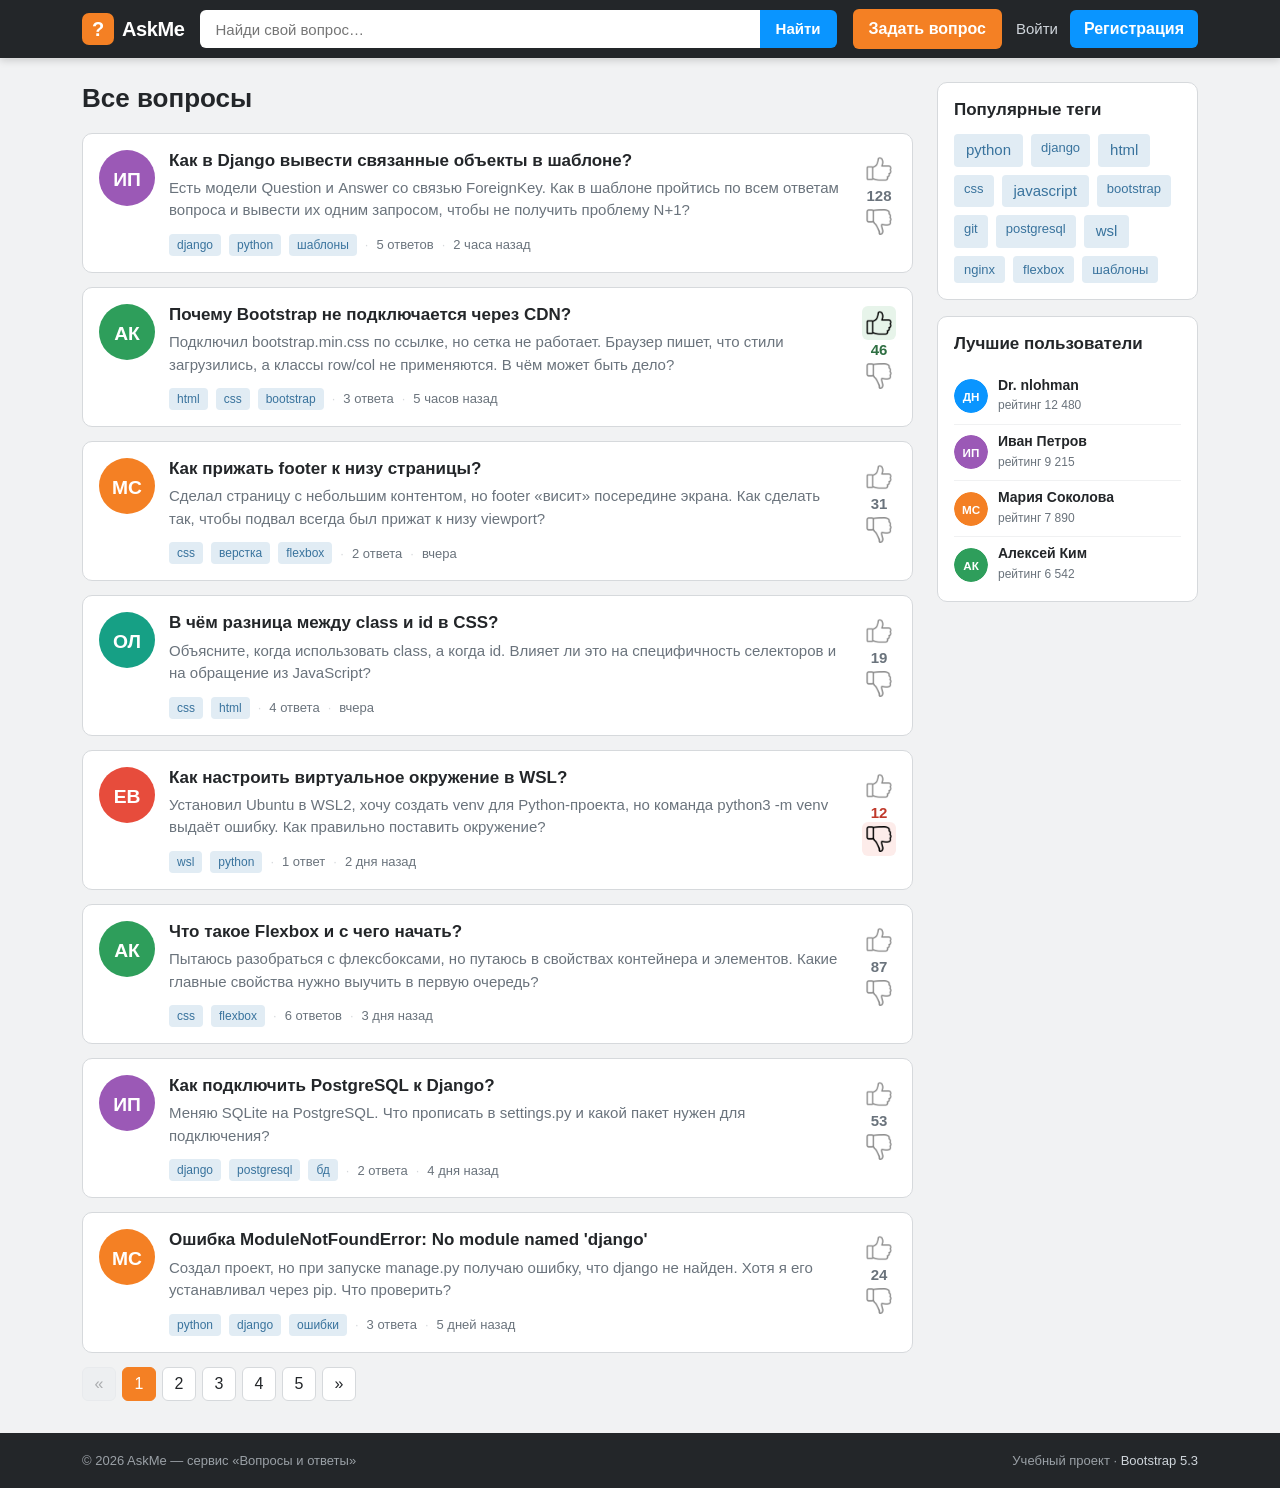
<file: hw_1/public/index.html>
<!DOCTYPE html>
<html lang="ru">
<head>
    <meta charset="UTF-8">
    <meta name="viewport" content="width=device-width, initial-scale=1.0">
    <title>AskMe — вопросы и ответы</title>
    <link rel="icon" type="image/svg+xml" href="static/img/favicon.svg">
    <link rel="stylesheet" href="static/bootstrap-5.3.0-dist/css/bootstrap.min.css">
    <link rel="stylesheet" href="static/css/style.css">
</head>
<body class="d-flex flex-column min-vh-100">

    <!-- ================= Шапка ================= -->
    <header class="site-header">
        <div class="container header-inner">
            <a class="brand" href="index.html">
                <span class="brand-icon">?</span>
                <span class="brand-text">AskMe</span>
            </a>

            <form class="header-search" action="#" method="get" role="search">
                <input type="search" name="q" placeholder="Найди свой вопрос…" aria-label="Поиск по вопросам">
                <button type="submit">Найти</button>
            </form>

            <div class="header-actions">
                <a class="btn btn-ask" href="ask.html">Задать вопрос</a>
                <!-- Юзерблок для неавторизованного пользователя -->
                <div class="user-block">
                    <a class="user-link" href="login.html">Войти</a>
                    <a class="btn btn-register" href="signup.html">Регистрация</a>
                </div>
            </div>
        </div>
    </header>

    <!-- ================= Основной контент ================= -->
    <main class="container main-layout">
        <div class="row g-4">
            <!-- Центральная колонка: список вопросов -->
            <div class="col-12 col-lg-9">
                <div class="content-heading">
                    <h1>Все вопросы</h1>
                </div>

                <!-- Вопрос 1 -->
                <article class="q-card">
                    <img class="avatar avatar--lg" src="static/img/avatar-ip.svg" alt="Аватар Иван Петров">
                    <div class="q-card__body">
                        <h3 class="q-card__title">
                            <a href="question.html">Как в Django вывести связанные объекты в шаблоне?</a>
                        </h3>
                        <p class="q-card__text">
                            Есть модели Question и Answer со связью ForeignKey. Как в шаблоне
                            пройтись по всем ответам вопроса и вывести их одним запросом,
                            чтобы не получить проблему N+1?
                        </p>
                        <div class="q-card__meta">
                            <a href="#" class="tag">django</a>
                            <a href="#" class="tag">python</a>
                            <a href="#" class="tag">шаблоны</a>
                            <span class="dot">·</span>
                            <span>5 ответов</span>
                            <span class="dot">·</span>
                            <span>2 часа назад</span>
                        </div>
                    </div>
                    <div class="vote-widget" data-base="128">
                        <button type="button" class="vote-btn vote-like" aria-label="Нравится">
                            <img src="static/img/like.png" alt="">
                        </button>
                        <span class="vote-count">128</span>
                        <button type="button" class="vote-btn vote-dislike" aria-label="Не нравится">
                            <img src="static/img/dislike.png" alt="">
                        </button>
                    </div>
                </article>

                <!-- Вопрос 2 (лайк нажат) -->
                <article class="q-card">
                    <img class="avatar avatar--lg" src="static/img/avatar-ak.svg" alt="Аватар Алексей Ким">
                    <div class="q-card__body">
                        <h3 class="q-card__title">
                            <a href="question.html">Почему Bootstrap не подключается через CDN?</a>
                        </h3>
                        <p class="q-card__text">
                            Подключил bootstrap.min.css по ссылке, но сетка не работает.
                            Браузер пишет, что стили загрузились, а классы row/col не применяются.
                            В чём может быть дело?
                        </p>
                        <div class="q-card__meta">
                            <a href="#" class="tag">html</a>
                            <a href="#" class="tag">css</a>
                            <a href="#" class="tag">bootstrap</a>
                            <span class="dot">·</span>
                            <span>3 ответа</span>
                            <span class="dot">·</span>
                            <span>5 часов назад</span>
                        </div>
                    </div>
                    <div class="vote-widget is-liked" data-base="45">
                        <button type="button" class="vote-btn vote-like" aria-label="Нравится">
                            <img src="static/img/like.png" alt="">
                        </button>
                        <span class="vote-count">46</span>
                        <button type="button" class="vote-btn vote-dislike" aria-label="Не нравится">
                            <img src="static/img/dislike.png" alt="">
                        </button>
                    </div>
                </article>

                <!-- Вопрос 3 -->
                <article class="q-card">
                    <img class="avatar avatar--lg" src="static/img/avatar-ms.svg" alt="Аватар Мария Соколова">
                    <div class="q-card__body">
                        <h3 class="q-card__title">
                            <a href="question.html">Как прижать footer к низу страницы?</a>
                        </h3>
                        <p class="q-card__text">
                            Сделал страницу с небольшим контентом, но footer «висит» посередине
                            экрана. Как сделать так, чтобы подвал всегда был прижат к низу viewport?
                        </p>
                        <div class="q-card__meta">
                            <a href="#" class="tag">css</a>
                            <a href="#" class="tag">верстка</a>
                            <a href="#" class="tag">flexbox</a>
                            <span class="dot">·</span>
                            <span>2 ответа</span>
                            <span class="dot">·</span>
                            <span>вчера</span>
                        </div>
                    </div>
                    <div class="vote-widget" data-base="31">
                        <button type="button" class="vote-btn vote-like" aria-label="Нравится">
                            <img src="static/img/like.png" alt="">
                        </button>
                        <span class="vote-count">31</span>
                        <button type="button" class="vote-btn vote-dislike" aria-label="Не нравится">
                            <img src="static/img/dislike.png" alt="">
                        </button>
                    </div>
                </article>

                <!-- Вопрос 4 -->
                <article class="q-card">
                    <img class="avatar avatar--lg" src="static/img/avatar-ol.svg" alt="Аватар Ольга Л.">
                    <div class="q-card__body">
                        <h3 class="q-card__title">
                            <a href="question.html">В чём разница между class и id в CSS?</a>
                        </h3>
                        <p class="q-card__text">
                            Объясните, когда использовать class, а когда id. Влияет ли это
                            на специфичность селекторов и на обращение из JavaScript?
                        </p>
                        <div class="q-card__meta">
                            <a href="#" class="tag">css</a>
                            <a href="#" class="tag">html</a>
                            <span class="dot">·</span>
                            <span>4 ответа</span>
                            <span class="dot">·</span>
                            <span>вчера</span>
                        </div>
                    </div>
                    <div class="vote-widget" data-base="19">
                        <button type="button" class="vote-btn vote-like" aria-label="Нравится">
                            <img src="static/img/like.png" alt="">
                        </button>
                        <span class="vote-count">19</span>
                        <button type="button" class="vote-btn vote-dislike" aria-label="Не нравится">
                            <img src="static/img/dislike.png" alt="">
                        </button>
                    </div>
                </article>

                <!-- Вопрос 5 (дизлайк нажат) -->
                <article class="q-card">
                    <img class="avatar avatar--lg" src="static/img/avatar-ev.svg" alt="Аватар Елена В.">
                    <div class="q-card__body">
                        <h3 class="q-card__title">
                            <a href="question.html">Как настроить виртуальное окружение в WSL?</a>
                        </h3>
                        <p class="q-card__text">
                            Установил Ubuntu в WSL2, хочу создать venv для Python-проекта,
                            но команда python3 -m venv выдаёт ошибку. Как правильно
                            поставить окружение?
                        </p>
                        <div class="q-card__meta">
                            <a href="#" class="tag">wsl</a>
                            <a href="#" class="tag">python</a>
                            <span class="dot">·</span>
                            <span>1 ответ</span>
                            <span class="dot">·</span>
                            <span>2 дня назад</span>
                        </div>
                    </div>
                    <div class="vote-widget is-disliked" data-base="13">
                        <button type="button" class="vote-btn vote-like" aria-label="Нравится">
                            <img src="static/img/like.png" alt="">
                        </button>
                        <span class="vote-count">12</span>
                        <button type="button" class="vote-btn vote-dislike" aria-label="Не нравится">
                            <img src="static/img/dislike.png" alt="">
                        </button>
                    </div>
                </article>

                <!-- Вопрос 6 -->
                <article class="q-card">
                    <img class="avatar avatar--lg" src="static/img/avatar-ak.svg" alt="Аватар Алексей Ким">
                    <div class="q-card__body">
                        <h3 class="q-card__title">
                            <a href="question.html">Что такое Flexbox и с чего начать?</a>
                        </h3>
                        <p class="q-card__text">
                            Пытаюсь разобраться с флексбоксами, но путаюсь в свойствах контейнера
                            и элементов. Какие главные свойства нужно выучить в первую очередь?
                        </p>
                        <div class="q-card__meta">
                            <a href="#" class="tag">css</a>
                            <a href="#" class="tag">flexbox</a>
                            <span class="dot">·</span>
                            <span>6 ответов</span>
                            <span class="dot">·</span>
                            <span>3 дня назад</span>
                        </div>
                    </div>
                    <div class="vote-widget" data-base="87">
                        <button type="button" class="vote-btn vote-like" aria-label="Нравится">
                            <img src="static/img/like.png" alt="">
                        </button>
                        <span class="vote-count">87</span>
                        <button type="button" class="vote-btn vote-dislike" aria-label="Не нравится">
                            <img src="static/img/dislike.png" alt="">
                        </button>
                    </div>
                </article>

                <!-- Вопрос 7 -->
                <article class="q-card">
                    <img class="avatar avatar--lg" src="static/img/avatar-ip.svg" alt="Аватар Иван Петров">
                    <div class="q-card__body">
                        <h3 class="q-card__title">
                            <a href="question.html">Как подключить PostgreSQL к Django?</a>
                        </h3>
                        <p class="q-card__text">
                            Меняю SQLite на PostgreSQL. Что прописать в settings.py и какой
                            пакет нужен для подключения?
                        </p>
                        <div class="q-card__meta">
                            <a href="#" class="tag">django</a>
                            <a href="#" class="tag">postgresql</a>
                            <a href="#" class="tag">бд</a>
                            <span class="dot">·</span>
                            <span>2 ответа</span>
                            <span class="dot">·</span>
                            <span>4 дня назад</span>
                        </div>
                    </div>
                    <div class="vote-widget" data-base="53">
                        <button type="button" class="vote-btn vote-like" aria-label="Нравится">
                            <img src="static/img/like.png" alt="">
                        </button>
                        <span class="vote-count">53</span>
                        <button type="button" class="vote-btn vote-dislike" aria-label="Не нравится">
                            <img src="static/img/dislike.png" alt="">
                        </button>
                    </div>
                </article>

                <!-- Вопрос 8 -->
                <article class="q-card">
                    <img class="avatar avatar--lg" src="static/img/avatar-ms.svg" alt="Аватар Мария Соколова">
                    <div class="q-card__body">
                        <h3 class="q-card__title">
                            <a href="question.html">Ошибка ModuleNotFoundError: No module named 'django'</a>
                        </h3>
                        <p class="q-card__text">
                            Создал проект, но при запуске manage.py получаю ошибку, что django
                            не найден. Хотя я его устанавливал через pip. Что проверить?
                        </p>
                        <div class="q-card__meta">
                            <a href="#" class="tag">python</a>
                            <a href="#" class="tag">django</a>
                            <a href="#" class="tag">ошибки</a>
                            <span class="dot">·</span>
                            <span>3 ответа</span>
                            <span class="dot">·</span>
                            <span>5 дней назад</span>
                        </div>
                    </div>
                    <div class="vote-widget" data-base="24">
                        <button type="button" class="vote-btn vote-like" aria-label="Нравится">
                            <img src="static/img/like.png" alt="">
                        </button>
                        <span class="vote-count">24</span>
                        <button type="button" class="vote-btn vote-dislike" aria-label="Не нравится">
                            <img src="static/img/dislike.png" alt="">
                        </button>
                    </div>
                </article>

                <!-- Пагинация -->
                <nav class="pagination" aria-label="Навигация по вопросам">
                    <a class="page-link disabled" href="#" aria-disabled="true">«</a>
                    <a class="page-link active" href="#">1</a>
                    <a class="page-link" href="#">2</a>
                    <a class="page-link" href="#">3</a>
                    <a class="page-link" href="#">4</a>
                    <a class="page-link" href="#">5</a>
                    <a class="page-link" href="#">»</a>
                </nav>
            </div>

            <!-- Правая колонка (sidebar) -->
            <aside class="col-12 col-lg-3">
                <section class="side-block">
                    <h2>Популярные теги</h2>
                    <div class="tags-cloud">
                        <a href="#" class="tag tag--big">python</a>
                        <a href="#" class="tag">django</a>
                        <a href="#" class="tag tag--big">html</a>
                        <a href="#" class="tag">css</a>
                        <a href="#" class="tag tag--big">javascript</a>
                        <a href="#" class="tag">bootstrap</a>
                        <a href="#" class="tag">git</a>
                        <a href="#" class="tag">postgresql</a>
                        <a href="#" class="tag tag--big">wsl</a>
                        <a href="#" class="tag">nginx</a>
                        <a href="#" class="tag">flexbox</a>
                        <a href="#" class="tag">шаблоны</a>
                    </div>
                </section>

                <section class="side-block">
                    <h2>Лучшие пользователи</h2>
                    <div class="best-member">
                        <img class="avatar" src="static/img/avatar-dr-nlohman.svg" alt="Аватар Dr. nlohman">
                        <div class="best-member__info">
                            <span class="best-member__name">Dr. nlohman</span>
                            <span class="best-member__rep">рейтинг 12 480</span>
                        </div>
                    </div>
                    <div class="best-member">
                        <img class="avatar" src="static/img/avatar-ip.svg" alt="Аватар Иван Петров">
                        <div class="best-member__info">
                            <span class="best-member__name">Иван Петров</span>
                            <span class="best-member__rep">рейтинг 9 215</span>
                        </div>
                    </div>
                    <div class="best-member">
                        <img class="avatar" src="static/img/avatar-ms.svg" alt="Аватар Мария Соколова">
                        <div class="best-member__info">
                            <span class="best-member__name">Мария Соколова</span>
                            <span class="best-member__rep">рейтинг 7 890</span>
                        </div>
                    </div>
                    <div class="best-member">
                        <img class="avatar" src="static/img/avatar-ak.svg" alt="Аватар Алексей Ким">
                        <div class="best-member__info">
                            <span class="best-member__name">Алексей Ким</span>
                            <span class="best-member__rep">рейтинг 6 542</span>
                        </div>
                    </div>
                </section>
            </aside>
        </div>
    </main>

    <!-- ================= Подвал ================= -->
    <footer class="site-footer mt-auto">
        <div class="container d-flex justify-content-between flex-wrap gap-2">
            <span>© 2026 AskMe — сервис «Вопросы и ответы»</span>
            <span>Учебный проект · <a href="https://getbootstrap.com/" target="_blank" rel="noopener">Bootstrap 5.3</a></span>
        </div>
    </footer>

    <script src="static/bootstrap-5.3.0-dist/js/bootstrap.min.js"></script>
    <script src="static/js/main.js"></script>
</body>
</html>
</file>
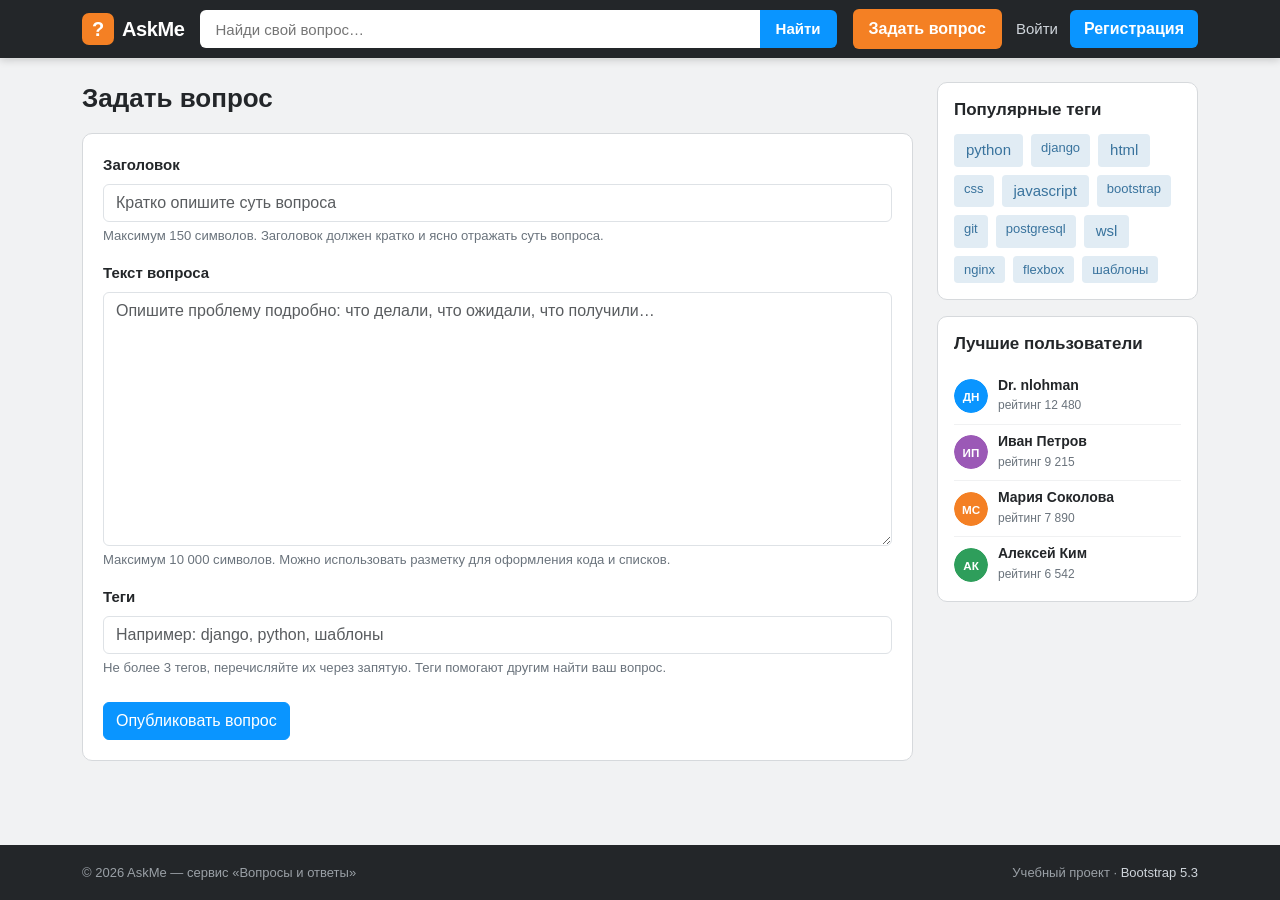
<file: hw_1/public/ask.html>
<!DOCTYPE html>
<html lang="ru">
<head>
    <meta charset="UTF-8">
    <meta name="viewport" content="width=device-width, initial-scale=1.0">
    <title>Задать вопрос — AskMe</title>
    <link rel="icon" type="image/svg+xml" href="static/img/favicon.svg">
    <link rel="stylesheet" href="static/bootstrap-5.3.0-dist/css/bootstrap.min.css">
    <link rel="stylesheet" href="static/css/style.css">
</head>
<body class="d-flex flex-column min-vh-100">

    <!-- ================= Шапка ================= -->
    <header class="site-header">
        <div class="container header-inner">
            <a class="brand" href="index.html">
                <span class="brand-icon">?</span>
                <span class="brand-text">AskMe</span>
            </a>

            <form class="header-search" action="#" method="get" role="search">
                <input type="search" name="q" placeholder="Найди свой вопрос…" aria-label="Поиск по вопросам">
                <button type="submit">Найти</button>
            </form>

            <div class="header-actions">
                <a class="btn btn-ask" href="ask.html">Задать вопрос</a>
                <!-- Юзерблок для неавторизованного пользователя -->
                <div class="user-block">
                    <a class="user-link" href="login.html">Войти</a>
                    <a class="btn btn-register" href="signup.html">Регистрация</a>
                </div>
            </div>
        </div>
    </header>

    <!-- ================= Основной контент ================= -->
    <main class="container main-layout">
        <div class="row g-4">
            <!-- Центральная колонка: форма добавления вопроса -->
            <div class="col-12 col-lg-9">
                <div class="content-heading">
                    <h1>Задать вопрос</h1>
                </div>

                <section class="form-card">
                    <form action="#" method="post" novalidate>
                        <div class="mb-3">
                            <label class="form-label" for="ask-title">Заголовок</label>
                            <input type="text" class="form-control" id="ask-title" name="title"
                                   maxlength="150" required
                                   placeholder="Кратко опишите суть вопроса">
                            <div class="form-text">
                                Максимум 150 символов. Заголовок должен кратко и ясно отражать суть вопроса.
                            </div>
                        </div>

                        <div class="mb-3">
                            <label class="form-label" for="ask-text">Текст вопроса</label>
                            <textarea class="form-control" id="ask-text" name="text" rows="10"
                                      maxlength="10000" required
                                      placeholder="Опишите проблему подробно: что делали, что ожидали, что получили…"></textarea>
                            <div class="form-text">
                                Максимум 10 000 символов. Можно использовать разметку для оформления кода и списков.
                            </div>
                        </div>

                        <div class="mb-4">
                            <label class="form-label" for="ask-tags">Теги</label>
                            <input type="text" class="form-control" id="ask-tags" name="tags"
                                   placeholder="Например: django, python, шаблоны">
                            <div class="form-text">
                                Не более 3 тегов, перечисляйте их через запятую. Теги помогают другим найти ваш вопрос.
                            </div>
                        </div>

                        <button type="submit" class="btn btn-primary">Опубликовать вопрос</button>
                    </form>
                </section>
            </div>

            <!-- Правая колонка (sidebar) -->
            <aside class="col-12 col-lg-3">
                <section class="side-block">
                    <h2>Популярные теги</h2>
                    <div class="tags-cloud">
                        <a href="#" class="tag tag--big">python</a>
                        <a href="#" class="tag">django</a>
                        <a href="#" class="tag tag--big">html</a>
                        <a href="#" class="tag">css</a>
                        <a href="#" class="tag tag--big">javascript</a>
                        <a href="#" class="tag">bootstrap</a>
                        <a href="#" class="tag">git</a>
                        <a href="#" class="tag">postgresql</a>
                        <a href="#" class="tag tag--big">wsl</a>
                        <a href="#" class="tag">nginx</a>
                        <a href="#" class="tag">flexbox</a>
                        <a href="#" class="tag">шаблоны</a>
                    </div>
                </section>

                <section class="side-block">
                    <h2>Лучшие пользователи</h2>
                    <div class="best-member">
                        <img class="avatar" src="static/img/avatar-dr-nlohman.svg" alt="Аватар Dr. nlohman">
                        <div class="best-member__info">
                            <span class="best-member__name">Dr. nlohman</span>
                            <span class="best-member__rep">рейтинг 12 480</span>
                        </div>
                    </div>
                    <div class="best-member">
                        <img class="avatar" src="static/img/avatar-ip.svg" alt="Аватар Иван Петров">
                        <div class="best-member__info">
                            <span class="best-member__name">Иван Петров</span>
                            <span class="best-member__rep">рейтинг 9 215</span>
                        </div>
                    </div>
                    <div class="best-member">
                        <img class="avatar" src="static/img/avatar-ms.svg" alt="Аватар Мария Соколова">
                        <div class="best-member__info">
                            <span class="best-member__name">Мария Соколова</span>
                            <span class="best-member__rep">рейтинг 7 890</span>
                        </div>
                    </div>
                    <div class="best-member">
                        <img class="avatar" src="static/img/avatar-ak.svg" alt="Аватар Алексей Ким">
                        <div class="best-member__info">
                            <span class="best-member__name">Алексей Ким</span>
                            <span class="best-member__rep">рейтинг 6 542</span>
                        </div>
                    </div>
                </section>
            </aside>
        </div>
    </main>

    <!-- ================= Подвал ================= -->
    <footer class="site-footer mt-auto">
        <div class="container d-flex justify-content-between flex-wrap gap-2">
            <span>© 2026 AskMe — сервис «Вопросы и ответы»</span>
            <span>Учебный проект · <a href="https://getbootstrap.com/" target="_blank" rel="noopener">Bootstrap 5.3</a></span>
        </div>
    </footer>

    <script src="static/bootstrap-5.3.0-dist/js/bootstrap.min.js"></script>
    <script src="static/js/main.js"></script>
</body>
</html>
</file>
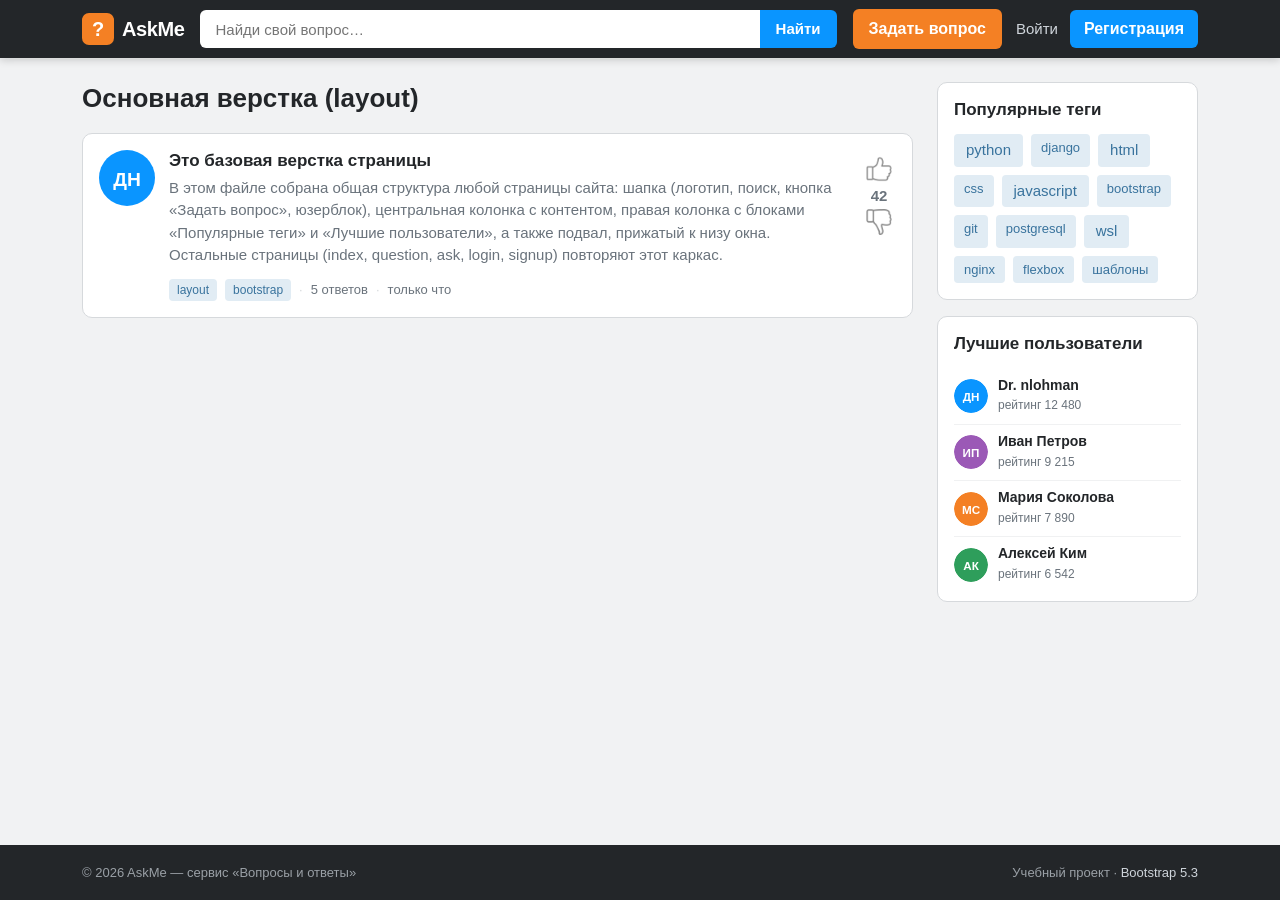
<file: hw_1/public/base.html>
<!DOCTYPE html>
<html lang="ru">
<head>
    <meta charset="UTF-8">
    <meta name="viewport" content="width=device-width, initial-scale=1.0">
    <title>AskMe — основная верстка</title>
    <link rel="icon" type="image/svg+xml" href="static/img/favicon.svg">
    <link rel="stylesheet" href="static/bootstrap-5.3.0-dist/css/bootstrap.min.css">
    <link rel="stylesheet" href="static/css/style.css">
</head>
<body class="d-flex flex-column min-vh-100">

    <!-- ================= Шапка ================= -->
    <header class="site-header">
        <div class="container header-inner">
            <a class="brand" href="index.html">
                <span class="brand-icon">?</span>
                <span class="brand-text">AskMe</span>
            </a>

            <form class="header-search" action="#" method="get" role="search">
                <input type="search" name="q" placeholder="Найди свой вопрос…" aria-label="Поиск по вопросам">
                <button type="submit">Найти</button>
            </form>

            <div class="header-actions">
                <a class="btn btn-ask" href="ask.html">Задать вопрос</a>
                <!-- Юзерблок для неавторизованного пользователя -->
                <div class="user-block">
                    <a class="user-link" href="login.html">Войти</a>
                    <a class="btn btn-register" href="signup.html">Регистрация</a>
                </div>
            </div>
        </div>
    </header>

    <!-- ================= Основной контент ================= -->
    <main class="container main-layout">
        <div class="row g-4">
            <!-- Центральная колонка -->
            <div class="col-12 col-lg-9">
                <div class="content-heading">
                    <h1>Основная верстка (layout)</h1>
                </div>

                <div class="q-card">
                    <img class="avatar avatar--lg" src="static/img/avatar-dr-nlohman.svg" alt="Аватар Dr. nlohman">
                    <div class="q-card__body">
                        <h3 class="q-card__title">
                            <a href="question.html">Это базовая верстка страницы</a>
                        </h3>
                        <p class="q-card__text">
                            В этом файле собрана общая структура любой страницы сайта:
                            шапка (логотип, поиск, кнопка «Задать вопрос», юзерблок),
                            центральная колонка с контентом, правая колонка с блоками
                            «Популярные теги» и «Лучшие пользователи», а также подвал,
                            прижатый к низу окна. Остальные страницы (index, question,
                            ask, login, signup) повторяют этот каркас.
                        </p>
                        <div class="q-card__meta">
                            <a href="#" class="tag">layout</a>
                            <a href="#" class="tag">bootstrap</a>
                            <span class="dot">·</span>
                            <span>5 ответов</span>
                            <span class="dot">·</span>
                            <span>только что</span>
                        </div>
                    </div>
                    <div class="vote-widget" data-base="42">
                        <button type="button" class="vote-btn vote-like" aria-label="Нравится">
                            <img src="static/img/like.png" alt="">
                        </button>
                        <span class="vote-count">42</span>
                        <button type="button" class="vote-btn vote-dislike" aria-label="Не нравится">
                            <img src="static/img/dislike.png" alt="">
                        </button>
                    </div>
                </div>
            </div>

            <!-- Правая колонка (sidebar) -->
            <aside class="col-12 col-lg-3">
                <section class="side-block">
                    <h2>Популярные теги</h2>
                    <div class="tags-cloud">
                        <a href="#" class="tag tag--big">python</a>
                        <a href="#" class="tag">django</a>
                        <a href="#" class="tag tag--big">html</a>
                        <a href="#" class="tag">css</a>
                        <a href="#" class="tag tag--big">javascript</a>
                        <a href="#" class="tag">bootstrap</a>
                        <a href="#" class="tag">git</a>
                        <a href="#" class="tag">postgresql</a>
                        <a href="#" class="tag tag--big">wsl</a>
                        <a href="#" class="tag">nginx</a>
                        <a href="#" class="tag">flexbox</a>
                        <a href="#" class="tag">шаблоны</a>
                    </div>
                </section>

                <section class="side-block">
                    <h2>Лучшие пользователи</h2>
                    <div class="best-member">
                        <img class="avatar" src="static/img/avatar-dr-nlohman.svg" alt="Аватар Dr. nlohman">
                        <div class="best-member__info">
                            <span class="best-member__name">Dr. nlohman</span>
                            <span class="best-member__rep">рейтинг 12 480</span>
                        </div>
                    </div>
                    <div class="best-member">
                        <img class="avatar" src="static/img/avatar-ip.svg" alt="Аватар Иван Петров">
                        <div class="best-member__info">
                            <span class="best-member__name">Иван Петров</span>
                            <span class="best-member__rep">рейтинг 9 215</span>
                        </div>
                    </div>
                    <div class="best-member">
                        <img class="avatar" src="static/img/avatar-ms.svg" alt="Аватар Мария Соколова">
                        <div class="best-member__info">
                            <span class="best-member__name">Мария Соколова</span>
                            <span class="best-member__rep">рейтинг 7 890</span>
                        </div>
                    </div>
                    <div class="best-member">
                        <img class="avatar" src="static/img/avatar-ak.svg" alt="Аватар Алексей Ким">
                        <div class="best-member__info">
                            <span class="best-member__name">Алексей Ким</span>
                            <span class="best-member__rep">рейтинг 6 542</span>
                        </div>
                    </div>
                </section>
            </aside>
        </div>
    </main>

    <!-- ================= Подвал ================= -->
    <footer class="site-footer mt-auto">
        <div class="container d-flex justify-content-between flex-wrap gap-2">
            <span>© 2026 AskMe — сервис «Вопросы и ответы»</span>
            <span>Учебный проект · <a href="https://getbootstrap.com/" target="_blank" rel="noopener">Bootstrap 5.3</a></span>
        </div>
    </footer>

    <script src="static/bootstrap-5.3.0-dist/js/bootstrap.min.js"></script>
    <script src="static/js/main.js"></script>
</body>
</html>
</file>
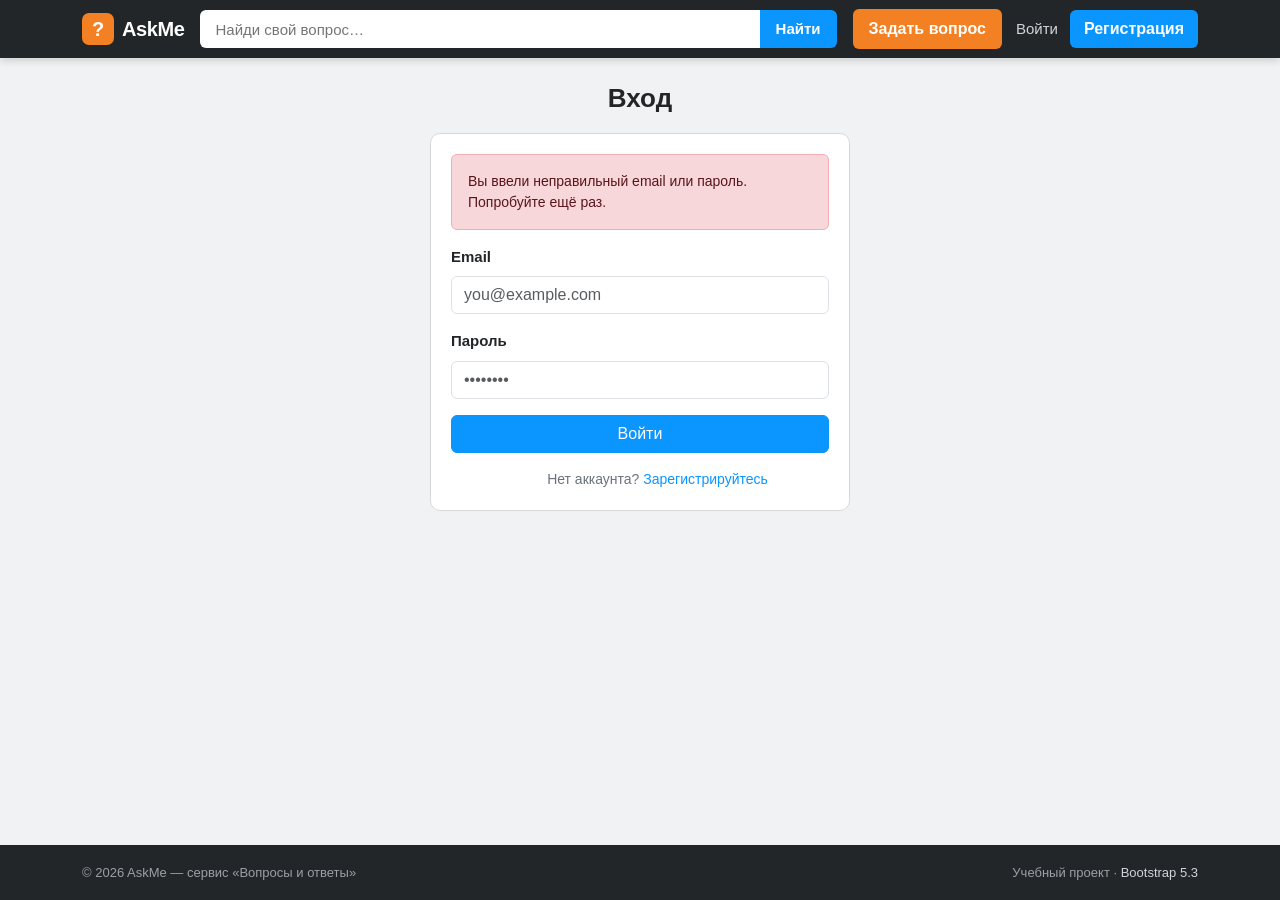
<file: hw_1/public/login.html>
<!DOCTYPE html>
<html lang="ru">
<head>
    <meta charset="UTF-8">
    <meta name="viewport" content="width=device-width, initial-scale=1.0">
    <title>Вход — AskMe</title>
    <link rel="icon" type="image/svg+xml" href="static/img/favicon.svg">
    <link rel="stylesheet" href="static/bootstrap-5.3.0-dist/css/bootstrap.min.css">
    <link rel="stylesheet" href="static/css/style.css">
</head>
<body class="d-flex flex-column min-vh-100">

    <!-- ================= Шапка ================= -->
    <header class="site-header">
        <div class="container header-inner">
            <a class="brand" href="index.html">
                <span class="brand-icon">?</span>
                <span class="brand-text">AskMe</span>
            </a>

            <form class="header-search" action="#" method="get" role="search">
                <input type="search" name="q" placeholder="Найди свой вопрос…" aria-label="Поиск по вопросам">
                <button type="submit">Найти</button>
            </form>

            <div class="header-actions">
                <a class="btn btn-ask" href="ask.html">Задать вопрос</a>
                <!-- Юзерблок для неавторизованного пользователя -->
                <div class="user-block">
                    <a class="user-link" href="login.html">Войти</a>
                    <a class="btn btn-register" href="signup.html">Регистрация</a>
                </div>
            </div>
        </div>
    </header>

    <!-- ================= Основной контент ================= -->
    <main class="container main-layout">
        <div class="row g-4">
            <!-- Узкая центрированная колонка: форма входа -->
            <div class="col-12">
                <div class="content-heading content-heading--center">
                    <h1>Вход</h1>
                </div>

                <section class="form-card form-card--narrow">
                    <!-- Ошибка формы (пример) -->
                    <div class="alert alert-danger form-alert" role="alert">
                        Вы ввели неправильный email или пароль. Попробуйте ещё раз.
                    </div>

                    <form action="#" method="post" novalidate>
                        <div class="mb-3">
                            <label class="form-label" for="login-email">Email</label>
                            <input type="email" class="form-control" id="login-email" name="email"
                                   placeholder="you@example.com" autocomplete="email" required>
                        </div>

                        <div class="mb-3">
                            <label class="form-label" for="login-password">Пароль</label>
                            <input type="password" class="form-control" id="login-password" name="password"
                                   placeholder="••••••••" autocomplete="current-password" required>
                        </div>

                        <button type="submit" class="btn btn-primary w-100">Войти</button>
                    </form>

                    <p class="form-switch">
                        Нет аккаунта? <a href="signup.html">Зарегистрируйтесь</a>
                    </p>
                </section>
            </div>
        </div>
    </main>

    <!-- ================= Подвал ================= -->
    <footer class="site-footer mt-auto">
        <div class="container d-flex justify-content-between flex-wrap gap-2">
            <span>© 2026 AskMe — сервис «Вопросы и ответы»</span>
            <span>Учебный проект · <a href="https://getbootstrap.com/" target="_blank" rel="noopener">Bootstrap 5.3</a></span>
        </div>
    </footer>

    <script src="static/bootstrap-5.3.0-dist/js/bootstrap.min.js"></script>
    <script src="static/js/main.js"></script>
</body>
</html>
</file>
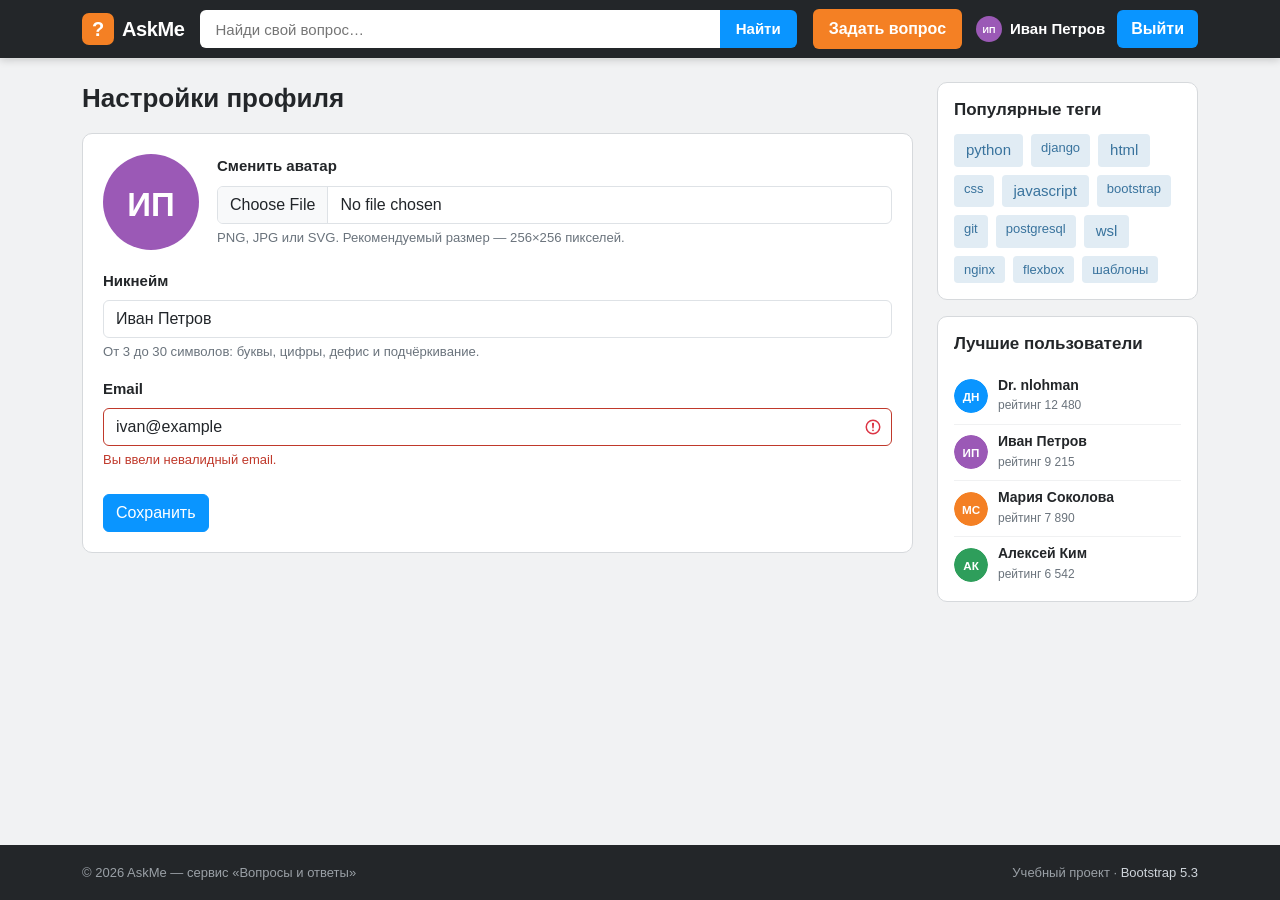
<file: hw_1/public/profile.html>
<!DOCTYPE html>
<html lang="ru">
<head>
    <meta charset="UTF-8">
    <meta name="viewport" content="width=device-width, initial-scale=1.0">
    <title>Настройки профиля — AskMe</title>
    <link rel="icon" type="image/svg+xml" href="static/img/favicon.svg">
    <link rel="stylesheet" href="static/bootstrap-5.3.0-dist/css/bootstrap.min.css">
    <link rel="stylesheet" href="static/css/style.css">
</head>
<body class="d-flex flex-column min-vh-100">

    <!-- ================= Шапка ================= -->
    <header class="site-header">
        <div class="container header-inner">
            <a class="brand" href="index.html">
                <span class="brand-icon">?</span>
                <span class="brand-text">AskMe</span>
            </a>

            <form class="header-search" action="#" method="get" role="search">
                <input type="search" name="q" placeholder="Найди свой вопрос…" aria-label="Поиск по вопросам">
                <button type="submit">Найти</button>
            </form>

            <div class="header-actions">
                <a class="btn btn-ask" href="ask.html">Задать вопрос</a>
                <!-- Юзерблок для авторизованного пользователя -->
                <div class="user-block user-block--auth">
                    <a class="user-link" href="profile.html">
                        <img class="avatar avatar--xs" src="static/img/avatar-ip.svg" alt="Аватар Иван Петров">
                        <span>Иван Петров</span>
                    </a>
                    <a class="btn btn-register" href="login.html">Выйти</a>
                </div>
            </div>
        </div>
    </header>

    <!-- ================= Основной контент ================= -->
    <main class="container main-layout">
        <div class="row g-4">
            <!-- Центральная колонка: настройки профиля -->
            <div class="col-12 col-lg-9">
                <div class="content-heading">
                    <h1>Настройки профиля</h1>
                </div>

                <section class="form-card">
                    <form action="#" method="post" enctype="multipart/form-data" novalidate>
                        <!-- Блок с аватаркой -->
                        <div class="profile-avatar-row">
                            <img class="avatar avatar--xl" src="static/img/avatar-ip.svg" alt="Текущий аватар">
                            <div class="flex-grow-1">
                                <label class="form-label" for="profile-avatar">Сменить аватар</label>
                                <input type="file" class="form-control" id="profile-avatar" name="avatar"
                                       accept="image/*">
                                <div class="form-text">PNG, JPG или SVG. Рекомендуемый размер — 256×256 пикселей.</div>
                            </div>
                        </div>

                        <div class="mb-3">
                            <label class="form-label" for="profile-nick">Никнейм</label>
                            <input type="text" class="form-control" id="profile-nick" name="nickname"
                                   value="Иван Петров" minlength="3" maxlength="30" required>
                            <div class="form-text">От 3 до 30 символов: буквы, цифры, дефис и подчёркивание.</div>
                        </div>

                        <div class="mb-4">
                            <label class="form-label" for="profile-email">Email</label>
                            <input type="email" class="form-control is-invalid" id="profile-email" name="email"
                                   value="ivan@example" autocomplete="email" required>
                            <!-- Ошибка поля (пример) -->
                            <div class="invalid-feedback">Вы ввели невалидный email.</div>
                        </div>

                        <button type="submit" class="btn btn-primary">Сохранить</button>
                    </form>
                </section>
            </div>

            <!-- Правая колонка (sidebar) -->
            <aside class="col-12 col-lg-3">
                <section class="side-block">
                    <h2>Популярные теги</h2>
                    <div class="tags-cloud">
                        <a href="#" class="tag tag--big">python</a>
                        <a href="#" class="tag">django</a>
                        <a href="#" class="tag tag--big">html</a>
                        <a href="#" class="tag">css</a>
                        <a href="#" class="tag tag--big">javascript</a>
                        <a href="#" class="tag">bootstrap</a>
                        <a href="#" class="tag">git</a>
                        <a href="#" class="tag">postgresql</a>
                        <a href="#" class="tag tag--big">wsl</a>
                        <a href="#" class="tag">nginx</a>
                        <a href="#" class="tag">flexbox</a>
                        <a href="#" class="tag">шаблоны</a>
                    </div>
                </section>

                <section class="side-block">
                    <h2>Лучшие пользователи</h2>
                    <div class="best-member">
                        <img class="avatar" src="static/img/avatar-dr-nlohman.svg" alt="Аватар Dr. nlohman">
                        <div class="best-member__info">
                            <span class="best-member__name">Dr. nlohman</span>
                            <span class="best-member__rep">рейтинг 12 480</span>
                        </div>
                    </div>
                    <div class="best-member">
                        <img class="avatar" src="static/img/avatar-ip.svg" alt="Аватар Иван Петров">
                        <div class="best-member__info">
                            <span class="best-member__name">Иван Петров</span>
                            <span class="best-member__rep">рейтинг 9 215</span>
                        </div>
                    </div>
                    <div class="best-member">
                        <img class="avatar" src="static/img/avatar-ms.svg" alt="Аватар Мария Соколова">
                        <div class="best-member__info">
                            <span class="best-member__name">Мария Соколова</span>
                            <span class="best-member__rep">рейтинг 7 890</span>
                        </div>
                    </div>
                    <div class="best-member">
                        <img class="avatar" src="static/img/avatar-ak.svg" alt="Аватар Алексей Ким">
                        <div class="best-member__info">
                            <span class="best-member__name">Алексей Ким</span>
                            <span class="best-member__rep">рейтинг 6 542</span>
                        </div>
                    </div>
                </section>
            </aside>
        </div>
    </main>

    <!-- ================= Подвал ================= -->
    <footer class="site-footer mt-auto">
        <div class="container d-flex justify-content-between flex-wrap gap-2">
            <span>© 2026 AskMe — сервис «Вопросы и ответы»</span>
            <span>Учебный проект · <a href="https://getbootstrap.com/" target="_blank" rel="noopener">Bootstrap 5.3</a></span>
        </div>
    </footer>

    <script src="static/bootstrap-5.3.0-dist/js/bootstrap.min.js"></script>
    <script src="static/js/main.js"></script>
</body>
</html>
</file>
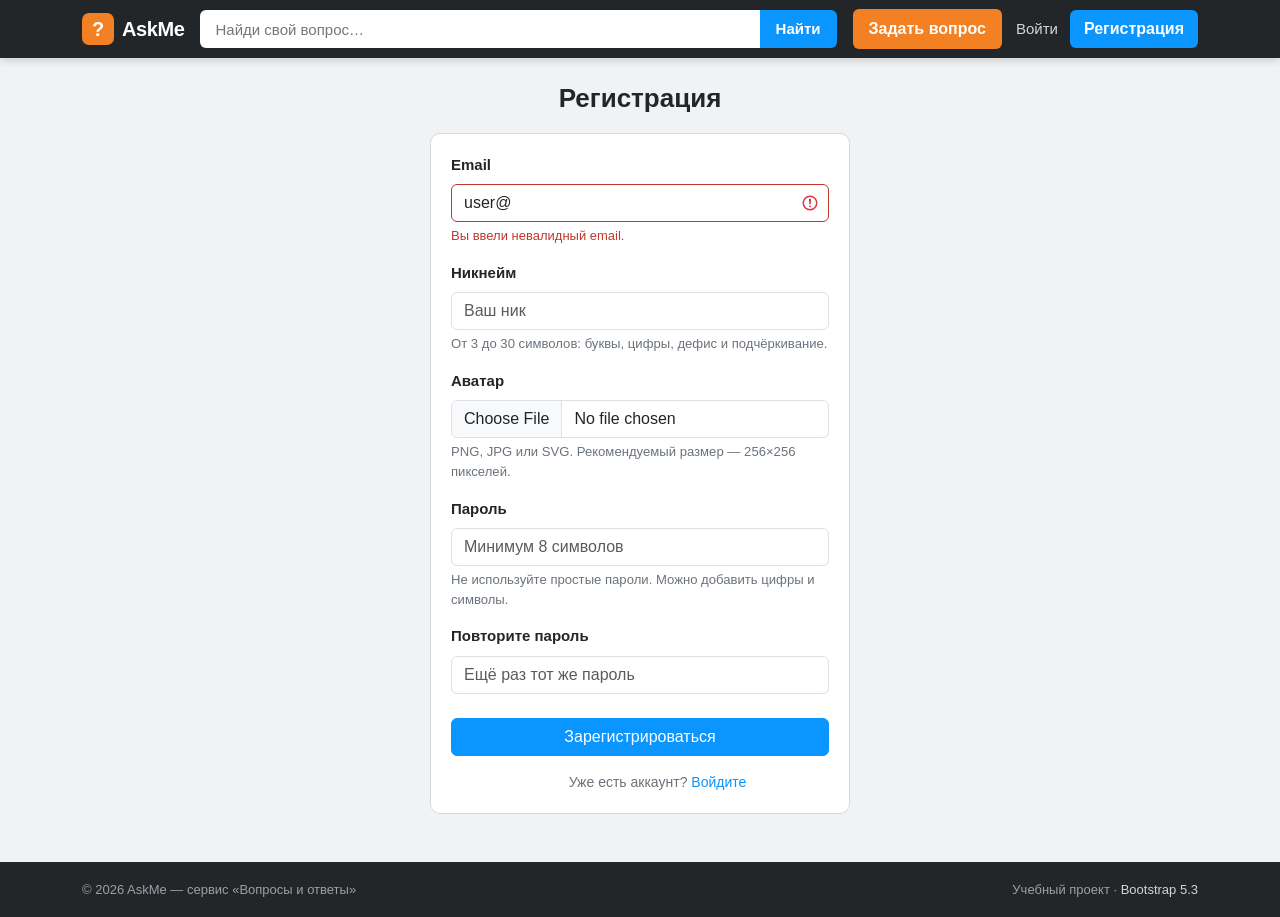
<file: hw_1/public/signup.html>
<!DOCTYPE html>
<html lang="ru">
<head>
    <meta charset="UTF-8">
    <meta name="viewport" content="width=device-width, initial-scale=1.0">
    <title>Регистрация — AskMe</title>
    <link rel="icon" type="image/svg+xml" href="static/img/favicon.svg">
    <link rel="stylesheet" href="static/bootstrap-5.3.0-dist/css/bootstrap.min.css">
    <link rel="stylesheet" href="static/css/style.css">
</head>
<body class="d-flex flex-column min-vh-100">

    <!-- ================= Шапка ================= -->
    <header class="site-header">
        <div class="container header-inner">
            <a class="brand" href="index.html">
                <span class="brand-icon">?</span>
                <span class="brand-text">AskMe</span>
            </a>

            <form class="header-search" action="#" method="get" role="search">
                <input type="search" name="q" placeholder="Найди свой вопрос…" aria-label="Поиск по вопросам">
                <button type="submit">Найти</button>
            </form>

            <div class="header-actions">
                <a class="btn btn-ask" href="ask.html">Задать вопрос</a>
                <!-- Юзерблок для неавторизованного пользователя -->
                <div class="user-block">
                    <a class="user-link" href="login.html">Войти</a>
                    <a class="btn btn-register" href="signup.html">Регистрация</a>
                </div>
            </div>
        </div>
    </header>

    <!-- ================= Основной контент ================= -->
    <main class="container main-layout">
        <div class="row g-4">
            <!-- Узкая центрированная колонка: форма регистрации -->
            <div class="col-12">
                <div class="content-heading content-heading--center">
                    <h1>Регистрация</h1>
                </div>

                <section class="form-card form-card--narrow">
                    <form action="#" method="post" enctype="multipart/form-data" novalidate>
                        <div class="mb-3">
                            <label class="form-label" for="signup-email">Email</label>
                            <input type="email" class="form-control is-invalid" id="signup-email" name="email"
                                   value="user@" placeholder="you@example.com" autocomplete="email" required>
                            <!-- Ошибка поля (пример) -->
                            <div class="invalid-feedback">Вы ввели невалидный email.</div>
                        </div>

                        <div class="mb-3">
                            <label class="form-label" for="signup-nick">Никнейм</label>
                            <input type="text" class="form-control" id="signup-nick" name="nickname"
                                   minlength="3" maxlength="30" placeholder="Ваш ник" autocomplete="username" required>
                            <div class="form-text">От 3 до 30 символов: буквы, цифры, дефис и подчёркивание.</div>
                        </div>

                        <div class="mb-3">
                            <label class="form-label" for="signup-avatar">Аватар</label>
                            <input type="file" class="form-control" id="signup-avatar" name="avatar"
                                   accept="image/*">
                            <div class="form-text">PNG, JPG или SVG. Рекомендуемый размер — 256×256 пикселей.</div>
                        </div>

                        <div class="mb-3">
                            <label class="form-label" for="signup-password">Пароль</label>
                            <input type="password" class="form-control" id="signup-password" name="password"
                                   minlength="8" placeholder="Минимум 8 символов" autocomplete="new-password" required>
                            <div class="form-text">Не используйте простые пароли. Можно добавить цифры и символы.</div>
                        </div>

                        <div class="mb-4">
                            <label class="form-label" for="signup-password2">Повторите пароль</label>
                            <input type="password" class="form-control" id="signup-password2" name="password2"
                                   minlength="8" placeholder="Ещё раз тот же пароль" autocomplete="new-password" required>
                        </div>

                        <button type="submit" class="btn btn-primary w-100">Зарегистрироваться</button>
                    </form>

                    <p class="form-switch">
                        Уже есть аккаунт? <a href="login.html">Войдите</a>
                    </p>
                </section>
            </div>
        </div>
    </main>

    <!-- ================= Подвал ================= -->
    <footer class="site-footer mt-auto">
        <div class="container d-flex justify-content-between flex-wrap gap-2">
            <span>© 2026 AskMe — сервис «Вопросы и ответы»</span>
            <span>Учебный проект · <a href="https://getbootstrap.com/" target="_blank" rel="noopener">Bootstrap 5.3</a></span>
        </div>
    </footer>

    <script src="static/bootstrap-5.3.0-dist/js/bootstrap.min.js"></script>
    <script src="static/js/main.js"></script>
</body>
</html>
</file>
<file: hw_1/public/static/css/style.css>
/* ============================================================
   AskMe — сервис «Вопросы и ответы»
   Собственные стили поверх Bootstrap 5.3
   ============================================================ */

:root {
    --brand-orange: #f48024;
    --brand-orange-dark: #d96a12;
    --brand-blue: #0a95ff;
    --brand-blue-dark: #0074cc;
    --header-bg: #232629;
    --footer-bg: #232629;
    --body-bg: #f1f2f3;
    --card-bg: #ffffff;
    --border: #d6d9dc;
    --text: #232629;
    --text-muted: #6a737c;
    --tag-bg: #e1ecf4;
    --tag-text: #39739d;
    --green: #2f6f43;
    --green-bg: #e7f4ea;
    --red: #c0392b;
    --red-bg: #fdecea;
}

* {
    box-sizing: border-box;
}

html,
body {
    margin: 0;
    padding: 0;
}

body {
    font-family: -apple-system, BlinkMacSystemFont, "Segoe UI", Roboto,
        "Helvetica Neue", Arial, sans-serif;
    font-size: 15px;
    line-height: 1.5;
    color: var(--text);
    background-color: var(--body-bg);
}

a {
    color: var(--brand-blue);
    text-decoration: none;
}

a:hover {
    color: var(--brand-blue-dark);
}

h1, h2, h3, h4, h5, h6 {
    font-weight: 700;
    line-height: 1.25;
}

/* ---------- Шапка ---------- */

.site-header {
    background-color: var(--header-bg);
    color: #fff;
    box-shadow: 0 1px 0 rgba(255, 255, 255, 0.1),
        0 2px 8px rgba(0, 0, 0, 0.18);
    position: sticky;
    top: 0;
    z-index: 1000;
}

.header-inner {
    display: flex;
    align-items: center;
    gap: 16px;
    min-height: 58px;
    padding-top: 8px;
    padding-bottom: 8px;
    flex-wrap: wrap;
}

/* Логотип */

.brand {
    display: inline-flex;
    align-items: center;
    gap: 8px;
    font-size: 20px;
    font-weight: 800;
    color: #fff !important;
    white-space: nowrap;
}

.brand:hover {
    color: #fff;
}

.brand-icon {
    display: inline-flex;
    align-items: center;
    justify-content: center;
    width: 32px;
    height: 32px;
    border-radius: 7px;
    background-color: var(--brand-orange);
    color: #fff;
    font-size: 20px;
    font-weight: 800;
    line-height: 1;
}

.brand-text {
    letter-spacing: -0.02em;
}

/* Поиск */

.header-search {
    display: flex;
    flex: 1 1 240px;
    min-width: 180px;
    gap: 0;
}

.header-search input[type="search"] {
    flex: 1 1 auto;
    width: auto;
    min-width: 0;
    height: 38px;
    padding: 0 14px;
    border: 1px solid transparent;
    border-radius: 6px 0 0 6px;
    background-color: #fff;
    color: var(--text);
    outline: none;
}

.header-search input[type="search"]:focus {
    box-shadow: 0 0 0 3px rgba(10, 149, 255, 0.45);
}

.header-search button {
    height: 38px;
    padding: 0 16px;
    border: none;
    border-radius: 0 6px 6px 0;
    background-color: var(--brand-blue);
    color: #fff;
    font-weight: 600;
    cursor: pointer;
    transition: background-color 0.15s ease;
}

.header-search button:hover {
    background-color: var(--brand-blue-dark);
}

/* Правый блок: кнопка + юзерблок */

.header-actions {
    display: flex;
    align-items: center;
    gap: 14px;
    margin-left: auto;
}

.btn-ask {
    background-color: var(--brand-orange);
    color: #fff !important;
    font-weight: 600;
    border: none;
    border-radius: 6px;
    padding: 8px 16px;
    white-space: nowrap;
    transition: background-color 0.15s ease;
}

.btn-ask:hover {
    background-color: var(--brand-orange-dark);
}

.user-block {
    display: flex;
    align-items: center;
    gap: 12px;
    white-space: nowrap;
}

.user-link {
    color: #cfd5db !important;
    font-weight: 500;
}

.user-link:hover {
    color: #fff !important;
}

.btn-register {
    background-color: var(--brand-blue);
    color: #fff !important;
    font-weight: 600;
    border: none;
    border-radius: 6px;
    padding: 7px 14px;
    transition: background-color 0.15s ease;
}

.btn-register:hover {
    background-color: var(--brand-blue-dark);
}

/* ---------- Основная сетка ---------- */

.main-layout {
    padding-top: 24px;
    padding-bottom: 32px;
}

.content-heading {
    display: flex;
    align-items: center;
    justify-content: space-between;
    gap: 12px;
    margin-bottom: 18px;
}

.content-heading h1 {
    font-size: 26px;
    margin: 0;
}

.content-heading h2 {
    font-size: 22px;
    margin: 0;
}

/* ---------- Карточки ---------- */

.q-card {
    background: var(--card-bg);
    border: 1px solid var(--border);
    border-radius: 10px;
    padding: 16px;
    margin-bottom: 14px;
    display: flex;
    gap: 14px;
    transition: box-shadow 0.15s ease;
}

.q-card:hover {
    box-shadow: 0 3px 10px rgba(0, 0, 0, 0.08);
}

.avatar {
    flex: 0 0 auto;
    width: 46px;
    height: 46px;
    border-radius: 6px;
    object-fit: cover;
}

.avatar--lg {
    width: 56px;
    height: 56px;
}

.q-card__body {
    flex: 1 1 auto;
    min-width: 0;
}

.q-card__title {
    font-size: 17px;
    font-weight: 700;
    margin: 0 0 6px;
}

.q-card__title a {
    color: var(--text);
}

.q-card__title a:hover {
    color: var(--brand-blue);
}

.q-card__text {
    color: var(--text-muted);
    margin: 0 0 12px;
    overflow-wrap: break-word;
}

.q-card__text code,
.answer-card__text code {
    background: #f1f2f3;
    padding: 1px 5px;
    border-radius: 4px;
    font-size: 13px;
    font-family: ui-monospace, SFMono-Regular, "SF Mono", Menlo, Consolas, monospace;
}

.q-card__text pre,
.answer-card__text pre {
    background: #f6f6f6;
    border: 1px solid var(--border);
    border-radius: 6px;
    padding: 12px;
    overflow-x: auto;
    font-size: 13px;
    line-height: 1.5;
    color: var(--text);
}

.q-card__meta {
    display: flex;
    align-items: center;
    flex-wrap: wrap;
    gap: 8px;
    font-size: 13px;
    color: var(--text-muted);
}

.q-card__meta .dot {
    color: var(--border);
}

/* Теги */

.tag {
    display: inline-block;
    padding: 2px 8px;
    border-radius: 4px;
    background-color: var(--tag-bg);
    color: var(--tag-text);
    font-size: 12px;
    font-weight: 500;
    white-space: nowrap;
}

.tag:hover {
    background-color: #cfe3f2;
    color: #2c5777;
}

.tags-cloud {
    display: flex;
    flex-wrap: wrap;
    gap: 8px;
}

.tags-cloud .tag {
    font-size: 13px;
    padding: 4px 10px;
}

.tags-cloud .tag--big {
    font-size: 15px;
    padding: 5px 12px;
}

/* ---------- Виджет голосования ---------- */

.vote-widget {
    display: flex;
    flex-direction: column;
    align-items: center;
    gap: 2px;
    flex: 0 0 auto;
    padding-top: 2px;
}

.vote-btn {
    display: inline-flex;
    align-items: center;
    justify-content: center;
    width: 34px;
    height: 34px;
    border: none;
    background: transparent;
    border-radius: 6px;
    padding: 4px;
    cursor: pointer;
    transition: background-color 0.12s ease;
}

.vote-btn img {
    width: 100%;
    height: 100%;
    object-fit: contain;
    opacity: 0.45;
    transition: opacity 0.12s ease, transform 0.12s ease;
}

.vote-btn:hover img {
    opacity: 0.85;
}

.vote-btn:active img {
    transform: scale(0.92);
}

.vote-count {
    font-size: 15px;
    font-weight: 700;
    color: var(--text-muted);
    line-height: 1;
}

/* Активные состояния голосования */

.vote-widget.is-liked .vote-like {
    background-color: var(--green-bg);
}

.vote-widget.is-liked .vote-like img {
    opacity: 1;
}

.vote-widget.is-liked .vote-count {
    color: var(--green);
}

.vote-widget.is-disliked .vote-dislike {
    background-color: var(--red-bg);
}

.vote-widget.is-disliked .vote-dislike img {
    opacity: 1;
}

.vote-widget.is-disliked .vote-count {
    color: var(--red);
}

/* ---------- Боковая колонка ---------- */

.side-block {
    background: var(--card-bg);
    border: 1px solid var(--border);
    border-radius: 10px;
    padding: 16px;
    margin-bottom: 16px;
}

.side-block h2 {
    font-size: 17px;
    margin: 0 0 14px;
}

.best-member {
    display: flex;
    align-items: center;
    gap: 10px;
    padding: 8px 0;
    border-bottom: 1px solid #f0f1f2;
}

.best-member:last-child {
    border-bottom: none;
    padding-bottom: 0;
}

.best-member .avatar {
    width: 34px;
    height: 34px;
    border-radius: 50%;
}

.best-member__info {
    min-width: 0;
}

.best-member__name {
    font-weight: 600;
    font-size: 14px;
    color: var(--text);
    display: block;
    line-height: 1.2;
    overflow: hidden;
    text-overflow: ellipsis;
    white-space: nowrap;
}

.best-member__rep {
    font-size: 12px;
    color: var(--text-muted);
}

/* ---------- Пагинация ---------- */

.pagination {
    display: flex;
    flex-wrap: wrap;
    gap: 6px;
    margin-top: 8px;
}

.page-link {
    display: inline-flex;
    align-items: center;
    justify-content: center;
    min-width: 34px;
    height: 34px;
    padding: 0 10px;
    border-radius: 6px;
    border: 1px solid var(--border);
    background: #fff;
    color: var(--text);
    font-weight: 500;
    transition: background-color 0.12s ease, color 0.12s ease;
}

.page-link:hover {
    background-color: #e8eaeb;
    color: var(--text);
}

.page-link.active {
    background-color: var(--brand-orange);
    border-color: var(--brand-orange);
    color: #fff;
    cursor: default;
}

.page-link.disabled {
    opacity: 0.45;
    pointer-events: none;
}

/* ---------- Ответы ---------- */

.answer-card {
    background: var(--card-bg);
    border: 1px solid var(--border);
    border-left: 4px solid var(--border);
    border-radius: 10px;
    padding: 16px;
    margin-bottom: 14px;
    display: flex;
    gap: 14px;
}

.answer-card.is-correct {
    border-left-color: var(--green);
}

.answer-card__body {
    flex: 1 1 auto;
    min-width: 0;
}

.answer-card__text {
    margin: 0 0 12px;
    overflow-wrap: break-word;
}

.answer-card__footer {
    display: flex;
    align-items: center;
    flex-wrap: wrap;
    gap: 14px;
    font-size: 13px;
    color: var(--text-muted);
}

.correct-toggle {
    display: inline-flex;
    align-items: center;
    gap: 6px;
    cursor: pointer;
    font-size: 13px;
    color: var(--text-muted);
    user-select: none;
}

.correct-toggle input {
    display: none;
}

.correct-badge {
    display: inline-flex;
    align-items: center;
    gap: 6px;
    padding: 4px 10px;
    border-radius: 6px;
    border: 1px solid var(--border);
    background: #fff;
    transition: all 0.15s ease;
}

.correct-toggle input:checked + .correct-badge {
    background-color: var(--green-bg);
    border-color: var(--green);
    color: var(--green);
    font-weight: 600;
}

.correct-badge .check {
    font-weight: 800;
}

/* ---------- Формы ---------- */

.form-card {
    background: var(--card-bg);
    border: 1px solid var(--border);
    border-radius: 10px;
    padding: 20px;
    margin-bottom: 16px;
}

.form-card h2 {
    font-size: 20px;
    margin: 0 0 16px;
}

.form-control {
    border-radius: 6px;
}

.form-control:focus {
    border-color: var(--brand-blue);
    box-shadow: 0 0 0 3px rgba(10, 149, 255, 0.2);
}

.form-label {
    font-weight: 600;
}

.form-text {
    color: var(--text-muted);
}

.btn-primary {
    background-color: var(--brand-blue);
    border-color: var(--brand-blue);
}

.btn-primary:hover {
    background-color: var(--brand-blue-dark);
    border-color: var(--brand-blue-dark);
}

/* ---------- Юзерблок (авторизованный) ---------- */

.user-block--auth .user-link {
    display: inline-flex;
    align-items: center;
    gap: 8px;
    color: #fff !important;
    font-weight: 600;
}

.user-block--auth .user-link:hover {
    color: #cfd5db !important;
}

.avatar--xs {
    width: 26px;
    height: 26px;
    border-radius: 4px;
}

/* ---------- Узкая форма (auth-страницы) ---------- */

.content-heading--center {
    justify-content: center;
    text-align: center;
}

.form-card--narrow {
    max-width: 420px;
    margin-left: auto;
    margin-right: auto;
}

.form-switch {
    margin: 16px 0 0;
    font-size: 14px;
    color: var(--text-muted);
    text-align: center;
}

/* ---------- Ошибки форм ---------- */

.form-alert {
    font-size: 14px;
    border-radius: 6px;
}

.form-control.is-invalid {
    border-color: var(--red);
}

.form-control.is-invalid:focus {
    border-color: var(--red);
    box-shadow: 0 0 0 3px rgba(192, 57, 43, 0.2);
}

.invalid-feedback {
    color: var(--red);
    font-size: 13px;
}

/* ---------- Блок аватарки в профиле ---------- */

.profile-avatar-row {
    display: flex;
    align-items: center;
    gap: 18px;
    margin-bottom: 20px;
}

.avatar--xl {
    width: 96px;
    height: 96px;
    border-radius: 8px;
}

/* ---------- Подвал ---------- */

.site-footer {
    background-color: var(--footer-bg);
    color: #9aa0a6;
    padding: 18px 0;
    font-size: 13px;
}

.site-footer a {
    color: #cfd5db;
}

.site-footer a:hover {
    color: #fff;
}

/* ---------- Адаптив ---------- */

@media (max-width: 991.98px) {
    .header-inner {
        flex-wrap: wrap;
        row-gap: 10px;
    }

    .header-search {
        order: 3;
        flex-basis: 100%;
    }

    .header-actions {
        margin-left: 0;
    }
}

@media (max-width: 575.98px) {
    .header-inner {
        gap: 10px;
    }

    .brand-text {
        display: none;
    }

    .header-actions {
        gap: 8px;
        flex-wrap: wrap;
    }

    .btn-ask {
        padding: 8px 12px;
    }

    .q-card {
        flex-direction: column;
    }

    .vote-widget {
        flex-direction: row;
        gap: 6px;
        align-self: flex-start;
    }

    .vote-widget .vote-count {
        min-width: 24px;
        text-align: center;
    }

    .profile-avatar-row {
        flex-direction: column;
        align-items: flex-start;
        gap: 12px;
    }

    .content-heading h1 {
        font-size: 22px;
    }
}
</file>
